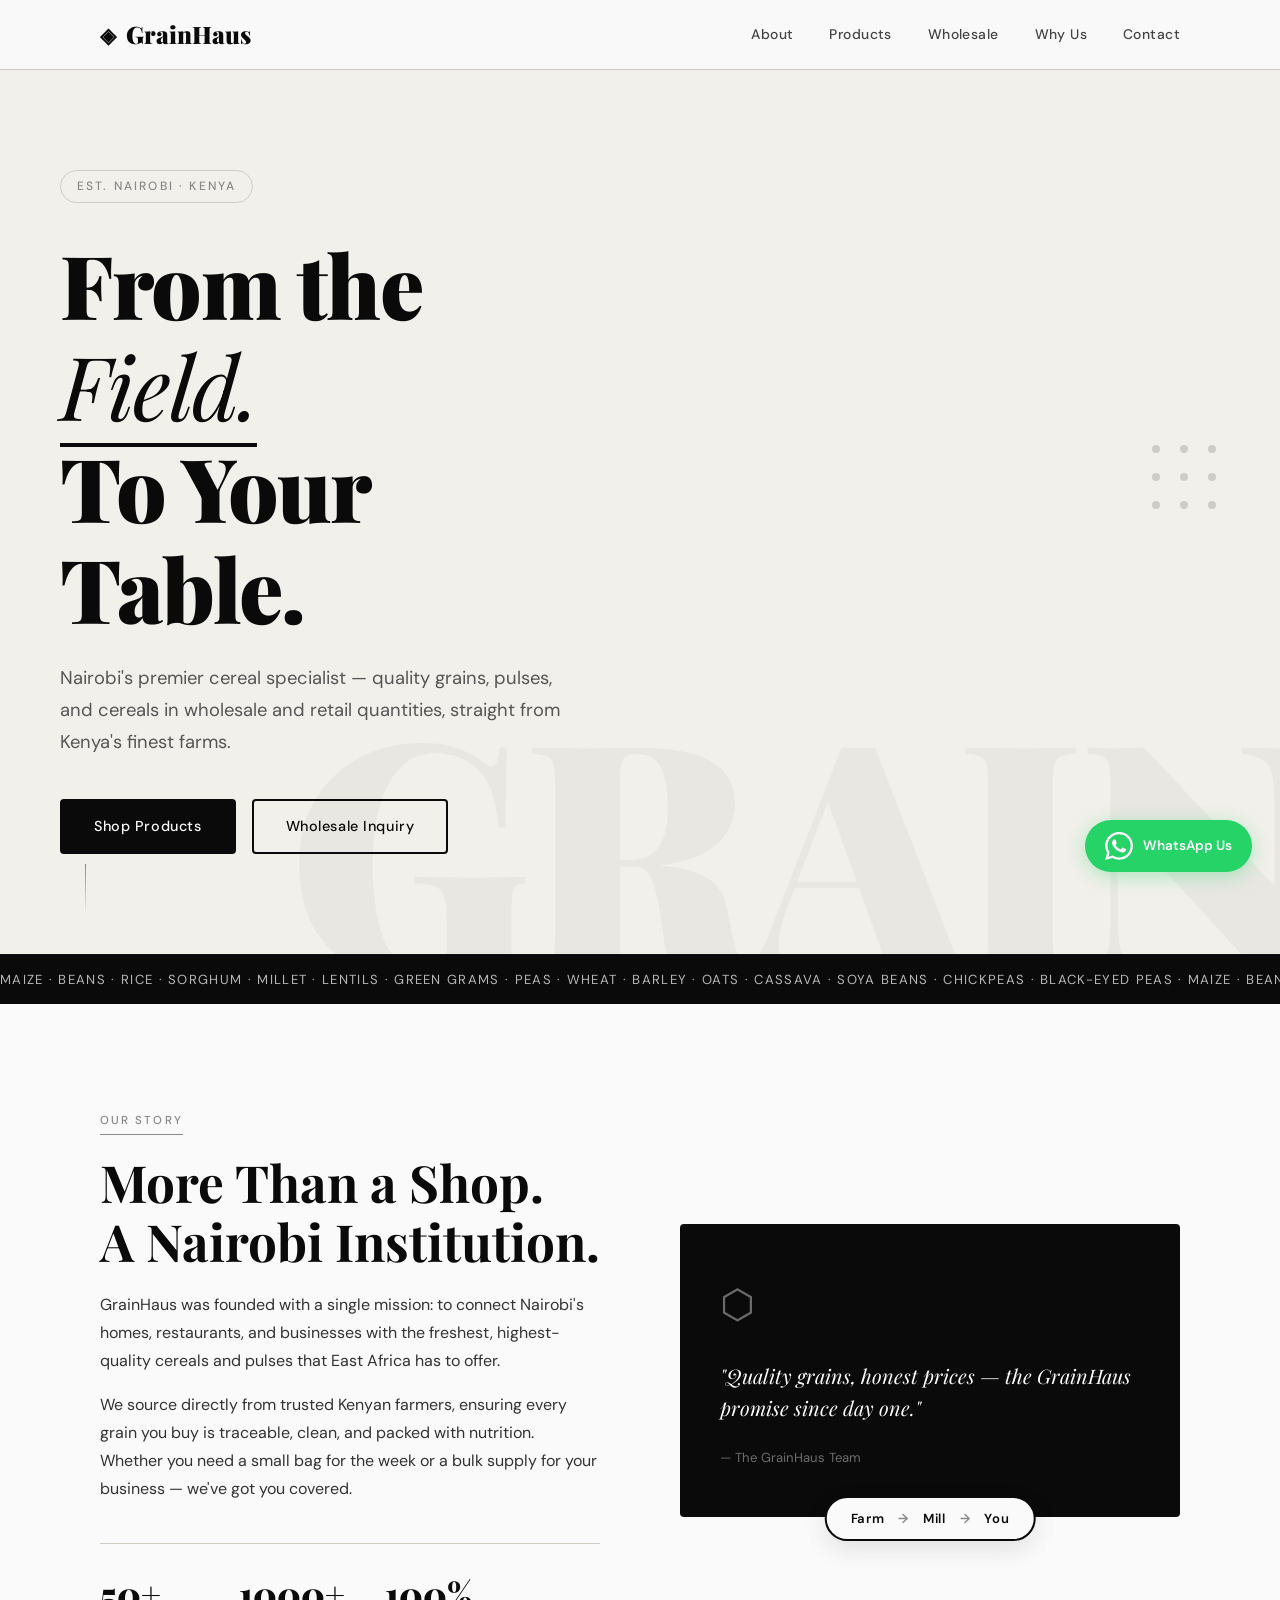
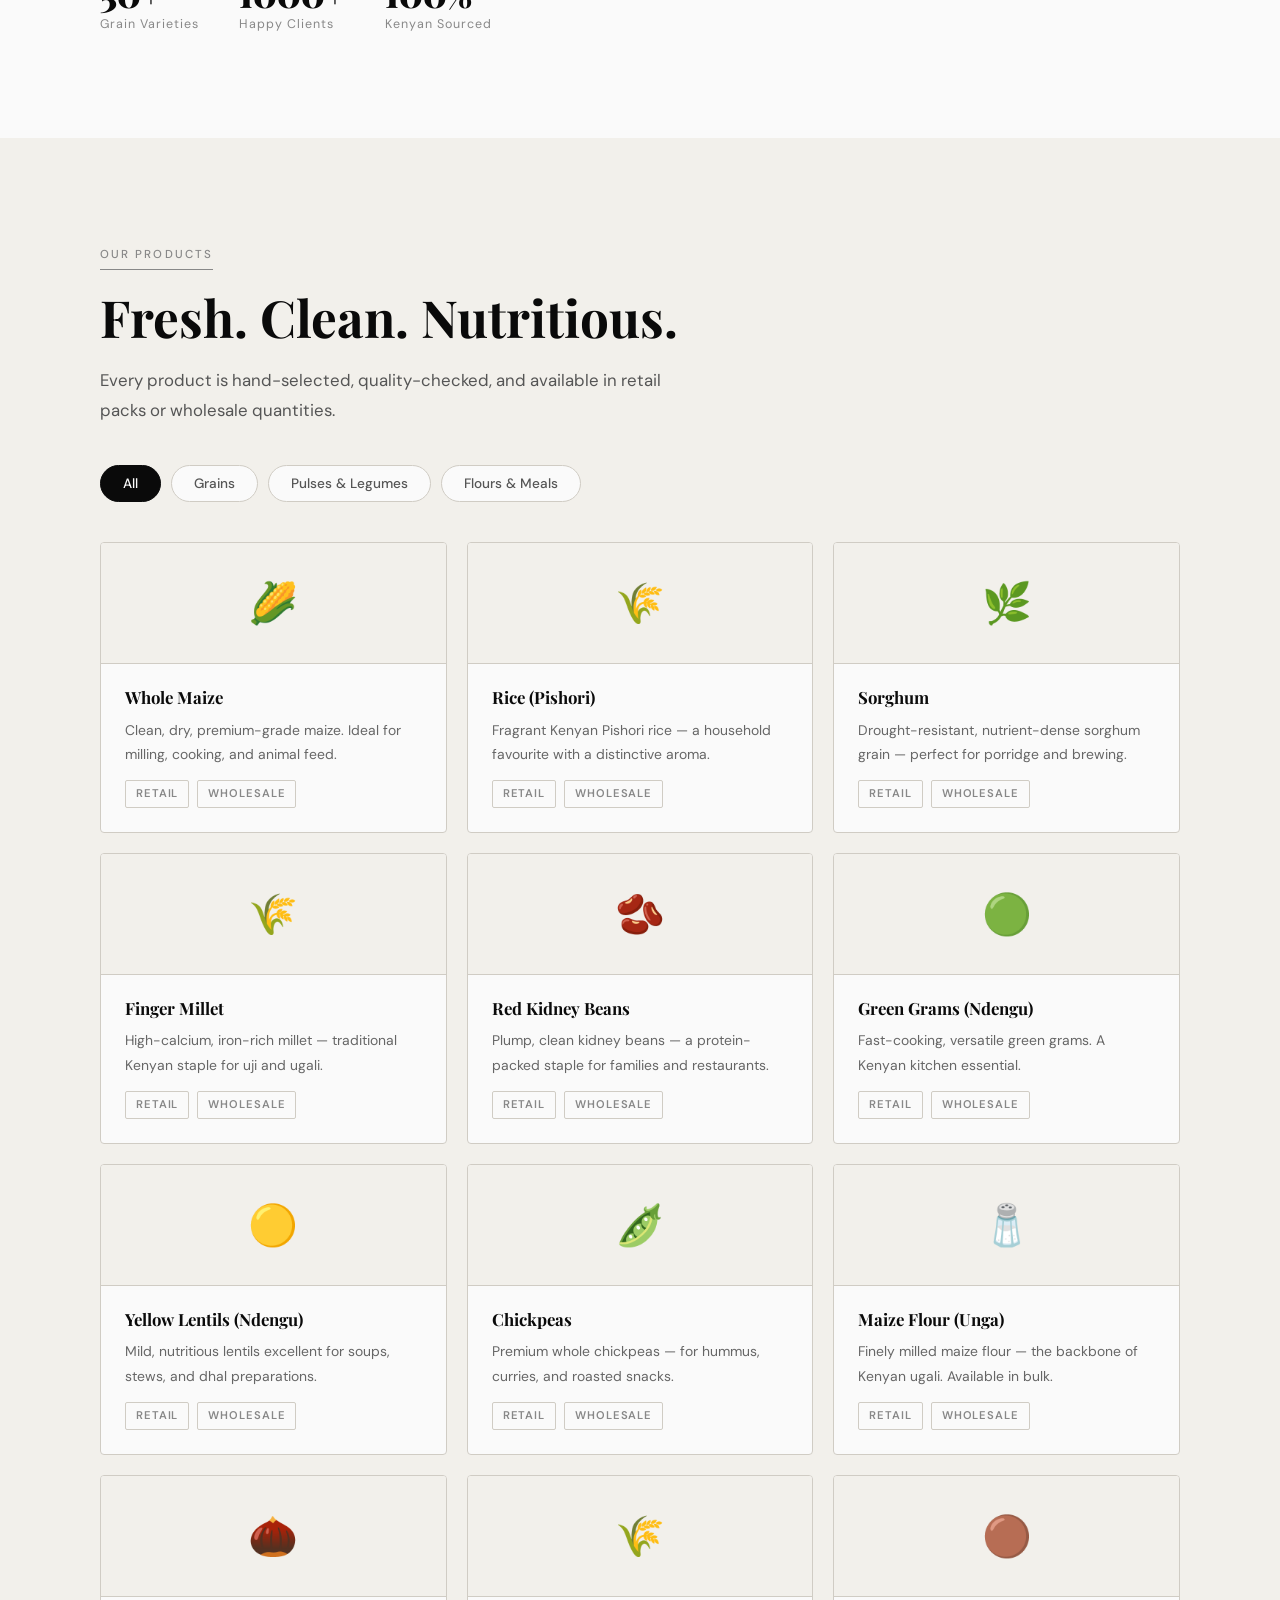
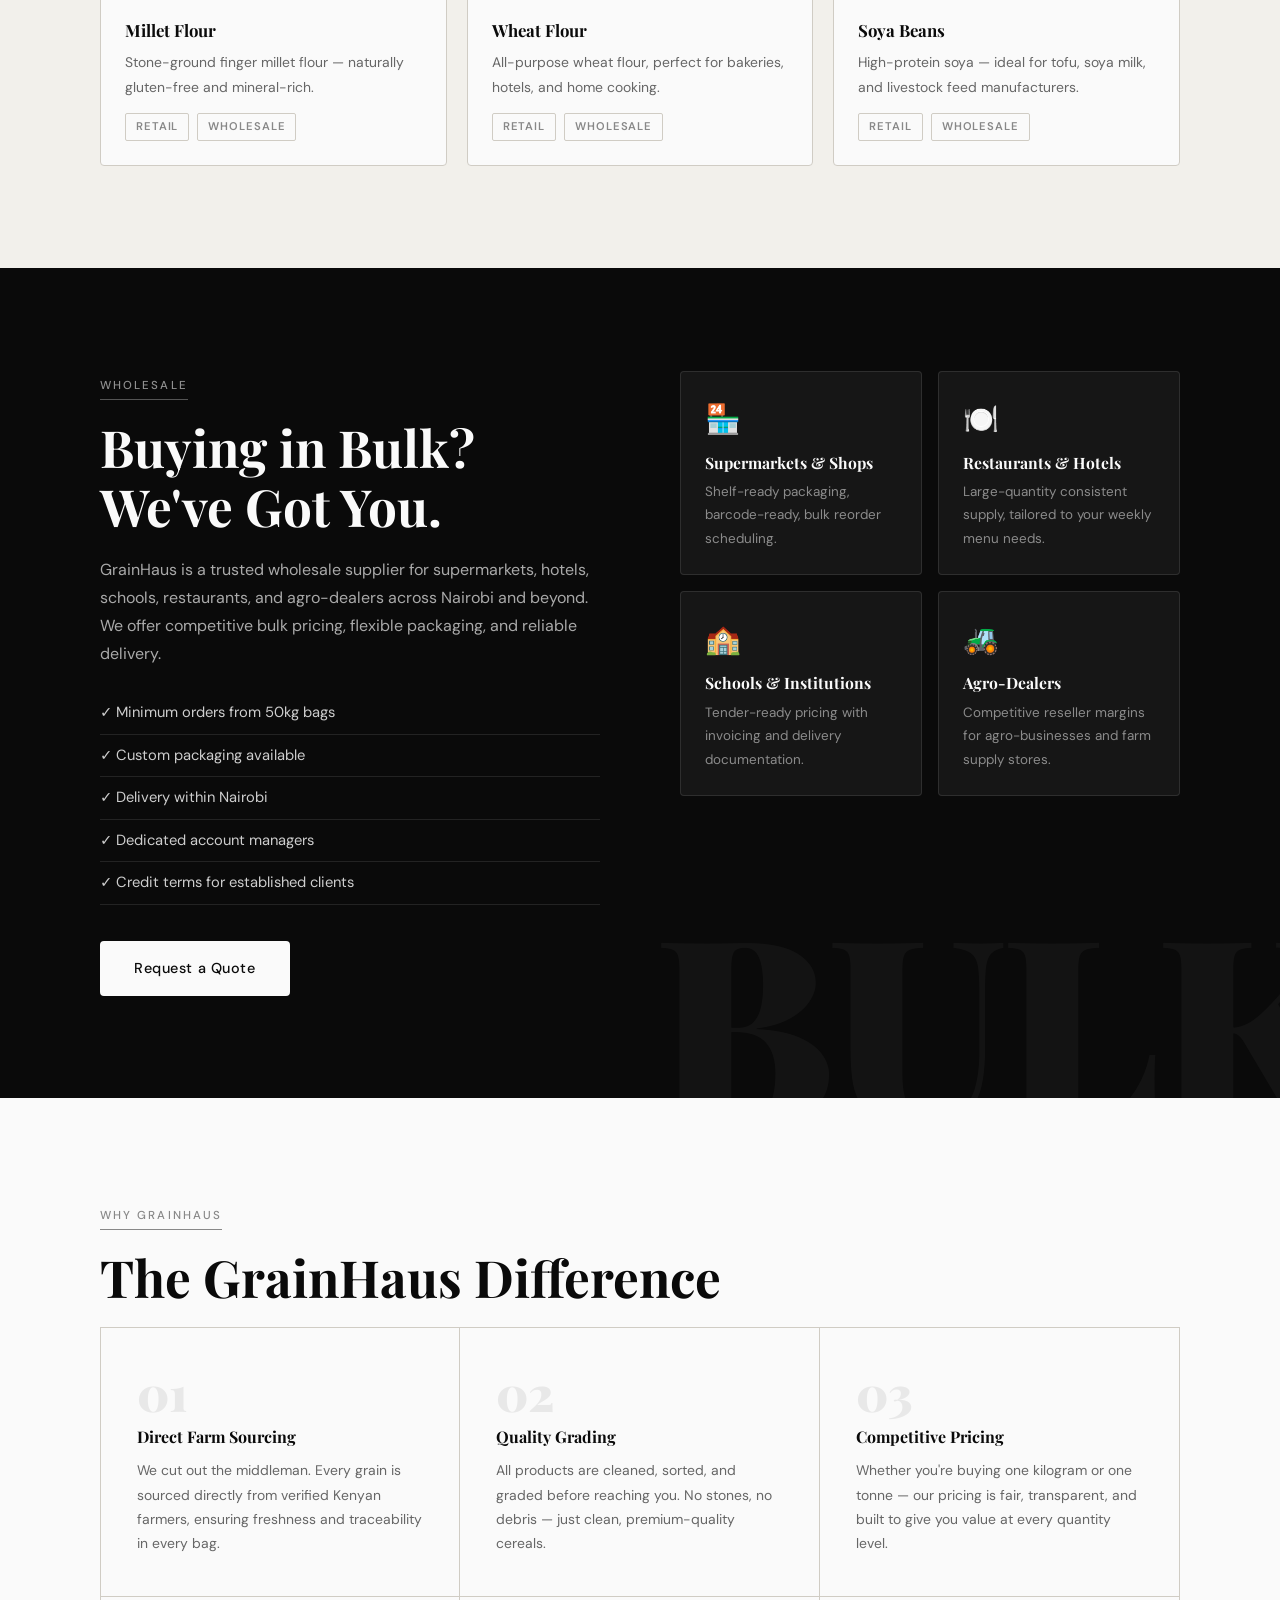
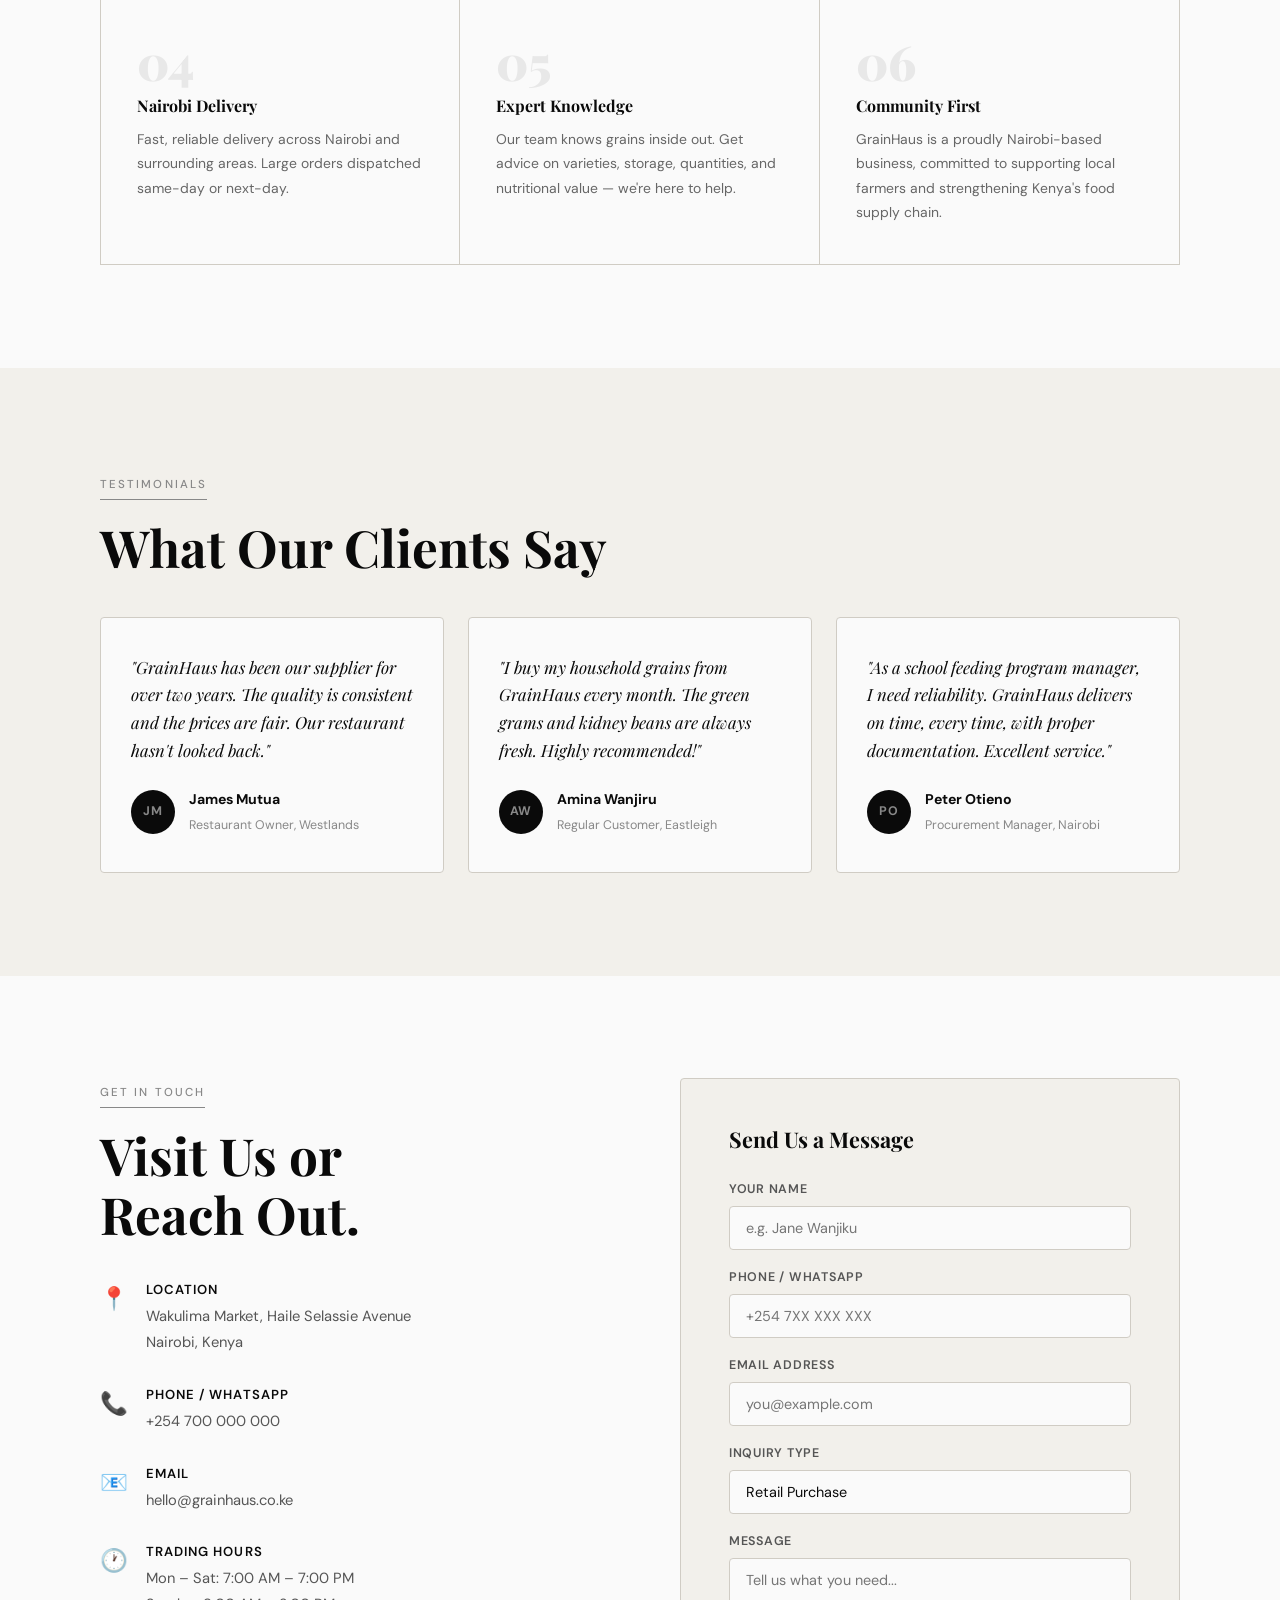
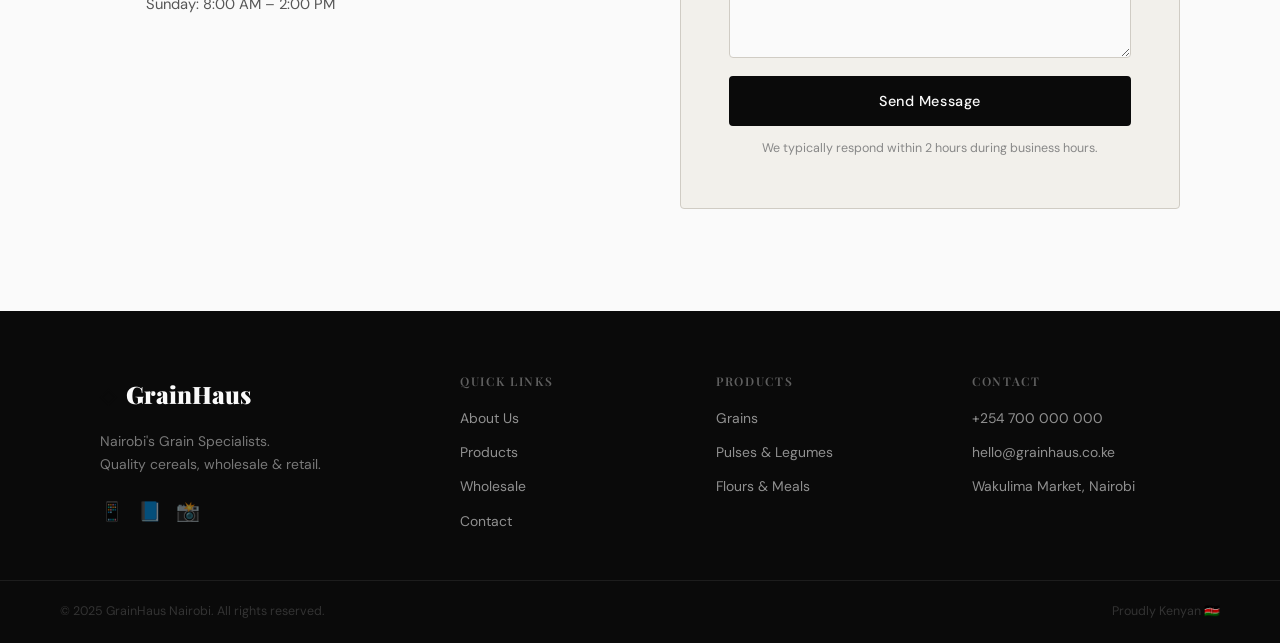
<file: index (2).html>
<!DOCTYPE html>
<html lang="en">
<head>
  <meta charset="UTF-8" />
  <meta name="viewport" content="width=device-width, initial-scale=1.0" />
  <title>GrainHaus Nairobi – Cereals, Wholesale & Retail</title>
  <meta name="description" content="Nairobi's premier cereal specialist. Quality grains, pulses, and cereals sold wholesale and retail. Fresh from the source, delivered to your table." />
  <link rel="stylesheet" href="style.css" />
  <link rel="preconnect" href="https://fonts.googleapis.com" />
  <link rel="preconnect" href="https://fonts.gstatic.com" crossorigin />
  <link href="https://fonts.googleapis.com/css2?family=Playfair+Display:ital,wght@0,400;0,700;0,900;1,400;1,700&family=DM+Sans:wght@300;400;500&display=swap" rel="stylesheet" />
</head>
<body>

  <!-- NAV -->
  <header class="nav" id="nav">
    <div class="nav__inner">
      <a href="#" class="nav__logo">
        <span class="nav__logo-icon">◈</span>
        <span class="nav__logo-text">GrainHaus</span>
      </a>
      <nav class="nav__links" id="navLinks">
        <a href="#about">About</a>
        <a href="#products">Products</a>
        <a href="#wholesale">Wholesale</a>
        <a href="#why">Why Us</a>
        <a href="#contact">Contact</a>
      </nav>
      <button class="nav__hamburger" id="hamburger" aria-label="Toggle menu">
        <span></span><span></span><span></span>
      </button>
    </div>
  </header>

  <!-- MOBILE MENU -->
  <div class="mobile-menu" id="mobileMenu">
    <button class="mobile-menu__close" id="closeMenu">✕</button>
    <nav class="mobile-menu__links">
      <a href="#about" class="mobile-link">About</a>
      <a href="#products" class="mobile-link">Products</a>
      <a href="#wholesale" class="mobile-link">Wholesale</a>
      <a href="#why" class="mobile-link">Why Us</a>
      <a href="#contact" class="mobile-link">Contact</a>
    </nav>
    <p class="mobile-menu__tagline">Nairobi's Grain Specialists</p>
  </div>
  <div class="mobile-overlay" id="mobileOverlay"></div>

  <!-- HERO -->
  <section class="hero" id="hero">
    <div class="hero__bg-text" aria-hidden="true">GRAIN</div>
    <div class="hero__content">
      <div class="hero__badge">Est. Nairobi · Kenya</div>
      <h1 class="hero__title">
        From the<br />
        <em>Field.</em><br />
        To Your<br />
        Table.
      </h1>
      <p class="hero__sub">Nairobi's premier cereal specialist — quality grains, pulses, and cereals in wholesale and retail quantities, straight from Kenya's finest farms.</p>
      <div class="hero__cta-row">
        <a href="#products" class="btn btn--primary">Shop Products</a>
        <a href="#wholesale" class="btn btn--outline">Wholesale Inquiry</a>
      </div>
    </div>
    <div class="hero__scroll-hint">
      <span>Scroll</span>
      <div class="hero__scroll-line"></div>
    </div>
    <div class="hero__grain-pattern" aria-hidden="true">
      <div class="grain-dot"></div><div class="grain-dot"></div><div class="grain-dot"></div>
      <div class="grain-dot"></div><div class="grain-dot"></div><div class="grain-dot"></div>
      <div class="grain-dot"></div><div class="grain-dot"></div><div class="grain-dot"></div>
    </div>
  </section>

  <!-- TICKER -->
  <div class="ticker">
    <div class="ticker__track">
      <span>Maize · Beans · Rice · Sorghum · Millet · Lentils · Green Grams · Peas · Wheat · Barley · Oats · Cassava · Soya Beans · Chickpeas · Black-Eyed Peas ·&nbsp;</span>
      <span>Maize · Beans · Rice · Sorghum · Millet · Lentils · Green Grams · Peas · Wheat · Barley · Oats · Cassava · Soya Beans · Chickpeas · Black-Eyed Peas ·&nbsp;</span>
    </div>
  </div>

  <!-- ABOUT -->
  <section class="about section" id="about">
    <div class="container about__grid">
      <div class="about__text">
        <span class="section-label">Our Story</span>
        <h2 class="section-title">More Than a Shop.<br />A Nairobi Institution.</h2>
        <p>GrainHaus was founded with a single mission: to connect Nairobi's homes, restaurants, and businesses with the freshest, highest-quality cereals and pulses that East Africa has to offer.</p>
        <p>We source directly from trusted Kenyan farmers, ensuring every grain you buy is traceable, clean, and packed with nutrition. Whether you need a small bag for the week or a bulk supply for your business — we've got you covered.</p>
        <div class="about__stats">
          <div class="stat">
            <span class="stat__num">50+</span>
            <span class="stat__label">Grain Varieties</span>
          </div>
          <div class="stat">
            <span class="stat__num">1000+</span>
            <span class="stat__label">Happy Clients</span>
          </div>
          <div class="stat">
            <span class="stat__num">100%</span>
            <span class="stat__label">Kenyan Sourced</span>
          </div>
        </div>
      </div>
      <div class="about__visual">
        <div class="about__card">
          <div class="about__card-inner">
            <div class="grain-icon">⬡</div>
            <p class="about__card-text">"Quality grains, honest prices — the GrainHaus promise since day one."</p>
            <span class="about__card-sig">— The GrainHaus Team</span>
          </div>
        </div>
        <div class="about__badge-float">
          <span>Farm</span>
          <span class="arrow">→</span>
          <span>Mill</span>
          <span class="arrow">→</span>
          <span>You</span>
        </div>
      </div>
    </div>
  </section>

  <!-- PRODUCTS -->
  <section class="products section" id="products">
    <div class="container">
      <span class="section-label">Our Products</span>
      <h2 class="section-title">Fresh. Clean. Nutritious.</h2>
      <p class="section-sub">Every product is hand-selected, quality-checked, and available in retail packs or wholesale quantities.</p>

      <div class="products__filter">
        <button class="filter-btn active" data-filter="all">All</button>
        <button class="filter-btn" data-filter="grains">Grains</button>
        <button class="filter-btn" data-filter="pulses">Pulses & Legumes</button>
        <button class="filter-btn" data-filter="flours">Flours & Meals</button>
      </div>

      <div class="products__grid">

        <div class="product-card" data-cat="grains">
          <div class="product-card__icon">🌽</div>
          <div class="product-card__body">
            <h3>Whole Maize</h3>
            <p>Clean, dry, premium-grade maize. Ideal for milling, cooking, and animal feed.</p>
            <div class="product-card__tags">
              <span class="tag">Retail</span><span class="tag">Wholesale</span>
            </div>
          </div>
        </div>

        <div class="product-card" data-cat="grains">
          <div class="product-card__icon">🌾</div>
          <div class="product-card__body">
            <h3>Rice (Pishori)</h3>
            <p>Fragrant Kenyan Pishori rice — a household favourite with a distinctive aroma.</p>
            <div class="product-card__tags">
              <span class="tag">Retail</span><span class="tag">Wholesale</span>
            </div>
          </div>
        </div>

        <div class="product-card" data-cat="grains">
          <div class="product-card__icon">🌿</div>
          <div class="product-card__body">
            <h3>Sorghum</h3>
            <p>Drought-resistant, nutrient-dense sorghum grain — perfect for porridge and brewing.</p>
            <div class="product-card__tags">
              <span class="tag">Retail</span><span class="tag">Wholesale</span>
            </div>
          </div>
        </div>

        <div class="product-card" data-cat="grains">
          <div class="product-card__icon">🌾</div>
          <div class="product-card__body">
            <h3>Finger Millet</h3>
            <p>High-calcium, iron-rich millet — traditional Kenyan staple for uji and ugali.</p>
            <div class="product-card__tags">
              <span class="tag">Retail</span><span class="tag">Wholesale</span>
            </div>
          </div>
        </div>

        <div class="product-card" data-cat="pulses">
          <div class="product-card__icon">🫘</div>
          <div class="product-card__body">
            <h3>Red Kidney Beans</h3>
            <p>Plump, clean kidney beans — a protein-packed staple for families and restaurants.</p>
            <div class="product-card__tags">
              <span class="tag">Retail</span><span class="tag">Wholesale</span>
            </div>
          </div>
        </div>

        <div class="product-card" data-cat="pulses">
          <div class="product-card__icon">🟢</div>
          <div class="product-card__body">
            <h3>Green Grams (Ndengu)</h3>
            <p>Fast-cooking, versatile green grams. A Kenyan kitchen essential.</p>
            <div class="product-card__tags">
              <span class="tag">Retail</span><span class="tag">Wholesale</span>
            </div>
          </div>
        </div>

        <div class="product-card" data-cat="pulses">
          <div class="product-card__icon">🟡</div>
          <div class="product-card__body">
            <h3>Yellow Lentils (Ndengu)</h3>
            <p>Mild, nutritious lentils excellent for soups, stews, and dhal preparations.</p>
            <div class="product-card__tags">
              <span class="tag">Retail</span><span class="tag">Wholesale</span>
            </div>
          </div>
        </div>

        <div class="product-card" data-cat="pulses">
          <div class="product-card__icon">🫛</div>
          <div class="product-card__body">
            <h3>Chickpeas</h3>
            <p>Premium whole chickpeas — for hummus, curries, and roasted snacks.</p>
            <div class="product-card__tags">
              <span class="tag">Retail</span><span class="tag">Wholesale</span>
            </div>
          </div>
        </div>

        <div class="product-card" data-cat="flours">
          <div class="product-card__icon">🧂</div>
          <div class="product-card__body">
            <h3>Maize Flour (Unga)</h3>
            <p>Finely milled maize flour — the backbone of Kenyan ugali. Available in bulk.</p>
            <div class="product-card__tags">
              <span class="tag">Retail</span><span class="tag">Wholesale</span>
            </div>
          </div>
        </div>

        <div class="product-card" data-cat="flours">
          <div class="product-card__icon">🌰</div>
          <div class="product-card__body">
            <h3>Millet Flour</h3>
            <p>Stone-ground finger millet flour — naturally gluten-free and mineral-rich.</p>
            <div class="product-card__tags">
              <span class="tag">Retail</span><span class="tag">Wholesale</span>
            </div>
          </div>
        </div>

        <div class="product-card" data-cat="flours">
          <div class="product-card__icon">🌾</div>
          <div class="product-card__body">
            <h3>Wheat Flour</h3>
            <p>All-purpose wheat flour, perfect for bakeries, hotels, and home cooking.</p>
            <div class="product-card__tags">
              <span class="tag">Retail</span><span class="tag">Wholesale</span>
            </div>
          </div>
        </div>

        <div class="product-card" data-cat="grains">
          <div class="product-card__icon">🟤</div>
          <div class="product-card__body">
            <h3>Soya Beans</h3>
            <p>High-protein soya — ideal for tofu, soya milk, and livestock feed manufacturers.</p>
            <div class="product-card__tags">
              <span class="tag">Retail</span><span class="tag">Wholesale</span>
            </div>
          </div>
        </div>

      </div>
    </div>
  </section>

  <!-- WHOLESALE BANNER -->
  <section class="wholesale section" id="wholesale">
    <div class="wholesale__bg" aria-hidden="true">BULK</div>
    <div class="container wholesale__grid">
      <div class="wholesale__text">
        <span class="section-label light">Wholesale</span>
        <h2 class="section-title light">Buying in Bulk?<br />We've Got You.</h2>
        <p>GrainHaus is a trusted wholesale supplier for supermarkets, hotels, schools, restaurants, and agro-dealers across Nairobi and beyond. We offer competitive bulk pricing, flexible packaging, and reliable delivery.</p>
        <ul class="wholesale__perks">
          <li>✓ Minimum orders from 50kg bags</li>
          <li>✓ Custom packaging available</li>
          <li>✓ Delivery within Nairobi</li>
          <li>✓ Dedicated account managers</li>
          <li>✓ Credit terms for established clients</li>
        </ul>
        <a href="#contact" class="btn btn--white">Request a Quote</a>
      </div>
      <div class="wholesale__cards">
        <div class="wcard">
          <span class="wcard__icon">🏪</span>
          <h3>Supermarkets &amp; Shops</h3>
          <p>Shelf-ready packaging, barcode-ready, bulk reorder scheduling.</p>
        </div>
        <div class="wcard">
          <span class="wcard__icon">🍽️</span>
          <h3>Restaurants &amp; Hotels</h3>
          <p>Large-quantity consistent supply, tailored to your weekly menu needs.</p>
        </div>
        <div class="wcard">
          <span class="wcard__icon">🏫</span>
          <h3>Schools &amp; Institutions</h3>
          <p>Tender-ready pricing with invoicing and delivery documentation.</p>
        </div>
        <div class="wcard">
          <span class="wcard__icon">🚜</span>
          <h3>Agro-Dealers</h3>
          <p>Competitive reseller margins for agro-businesses and farm supply stores.</p>
        </div>
      </div>
    </div>
  </section>

  <!-- WHY US -->
  <section class="why section" id="why">
    <div class="container">
      <span class="section-label">Why GrainHaus</span>
      <h2 class="section-title">The GrainHaus Difference</h2>
      <div class="why__grid">
        <div class="why-item">
          <div class="why-item__num">01</div>
          <h3>Direct Farm Sourcing</h3>
          <p>We cut out the middleman. Every grain is sourced directly from verified Kenyan farmers, ensuring freshness and traceability in every bag.</p>
        </div>
        <div class="why-item">
          <div class="why-item__num">02</div>
          <h3>Quality Grading</h3>
          <p>All products are cleaned, sorted, and graded before reaching you. No stones, no debris — just clean, premium-quality cereals.</p>
        </div>
        <div class="why-item">
          <div class="why-item__num">03</div>
          <h3>Competitive Pricing</h3>
          <p>Whether you're buying one kilogram or one tonne — our pricing is fair, transparent, and built to give you value at every quantity level.</p>
        </div>
        <div class="why-item">
          <div class="why-item__num">04</div>
          <h3>Nairobi Delivery</h3>
          <p>Fast, reliable delivery across Nairobi and surrounding areas. Large orders dispatched same-day or next-day.</p>
        </div>
        <div class="why-item">
          <div class="why-item__num">05</div>
          <h3>Expert Knowledge</h3>
          <p>Our team knows grains inside out. Get advice on varieties, storage, quantities, and nutritional value — we're here to help.</p>
        </div>
        <div class="why-item">
          <div class="why-item__num">06</div>
          <h3>Community First</h3>
          <p>GrainHaus is a proudly Nairobi-based business, committed to supporting local farmers and strengthening Kenya's food supply chain.</p>
        </div>
      </div>
    </div>
  </section>

  <!-- TESTIMONIALS -->
  <section class="testimonials section">
    <div class="container">
      <span class="section-label">Testimonials</span>
      <h2 class="section-title">What Our Clients Say</h2>
      <div class="testimonials__grid">
        <div class="tcard">
          <p class="tcard__text">"GrainHaus has been our supplier for over two years. The quality is consistent and the prices are fair. Our restaurant hasn't looked back."</p>
          <div class="tcard__author">
            <span class="tcard__initials">JM</span>
            <div>
              <strong>James Mutua</strong>
              <span>Restaurant Owner, Westlands</span>
            </div>
          </div>
        </div>
        <div class="tcard">
          <p class="tcard__text">"I buy my household grains from GrainHaus every month. The green grams and kidney beans are always fresh. Highly recommended!"</p>
          <div class="tcard__author">
            <span class="tcard__initials">AW</span>
            <div>
              <strong>Amina Wanjiru</strong>
              <span>Regular Customer, Eastleigh</span>
            </div>
          </div>
        </div>
        <div class="tcard">
          <p class="tcard__text">"As a school feeding program manager, I need reliability. GrainHaus delivers on time, every time, with proper documentation. Excellent service."</p>
          <div class="tcard__author">
            <span class="tcard__initials">PO</span>
            <div>
              <strong>Peter Otieno</strong>
              <span>Procurement Manager, Nairobi</span>
            </div>
          </div>
        </div>
      </div>
    </div>
  </section>

  <!-- CONTACT -->
  <section class="contact section" id="contact">
    <div class="container contact__grid">
      <div class="contact__info">
        <span class="section-label">Get In Touch</span>
        <h2 class="section-title">Visit Us or<br />Reach Out.</h2>
        <div class="contact__details">
          <div class="contact__item">
            <span class="contact__icon">📍</span>
            <div>
              <strong>Location</strong>
              <p>Wakulima Market, Haile Selassie Avenue<br />Nairobi, Kenya</p>
            </div>
          </div>
          <div class="contact__item">
            <span class="contact__icon">📞</span>
            <div>
              <strong>Phone / WhatsApp</strong>
              <p><a href="tel:+254700000000">+254 700 000 000</a></p>
            </div>
          </div>
          <div class="contact__item">
            <span class="contact__icon">📧</span>
            <div>
              <strong>Email</strong>
              <p><a href="mailto:hello@grainhaus.co.ke">hello@grainhaus.co.ke</a></p>
            </div>
          </div>
          <div class="contact__item">
            <span class="contact__icon">🕐</span>
            <div>
              <strong>Trading Hours</strong>
              <p>Mon – Sat: 7:00 AM – 7:00 PM<br />Sunday: 8:00 AM – 2:00 PM</p>
            </div>
          </div>
        </div>
      </div>
      <div class="contact__form-wrap">
        <form class="contact__form" id="contactForm">
          <h3>Send Us a Message</h3>
          <div class="form-group">
            <label for="name">Your Name</label>
            <input type="text" id="name" name="name" placeholder="e.g. Jane Wanjiku" required />
          </div>
          <div class="form-group">
            <label for="phone">Phone / WhatsApp</label>
            <input type="tel" id="phone" name="phone" placeholder="+254 7XX XXX XXX" />
          </div>
          <div class="form-group">
            <label for="email">Email Address</label>
            <input type="email" id="email" name="email" placeholder="you@example.com" required />
          </div>
          <div class="form-group">
            <label for="type">Inquiry Type</label>
            <select id="type" name="type">
              <option value="retail">Retail Purchase</option>
              <option value="wholesale">Wholesale Inquiry</option>
              <option value="delivery">Delivery Query</option>
              <option value="other">Other</option>
            </select>
          </div>
          <div class="form-group">
            <label for="message">Message</label>
            <textarea id="message" name="message" rows="4" placeholder="Tell us what you need..."></textarea>
          </div>
          <button type="submit" class="btn btn--primary btn--full">Send Message</button>
          <p class="form-note">We typically respond within 2 hours during business hours.</p>
        </form>
      </div>
    </div>
  </section>

  <!-- FOOTER -->
  <footer class="footer">
    <div class="container footer__inner">
      <div class="footer__brand">
        <a href="#" class="nav__logo">
          <span class="nav__logo-icon">◈</span>
          <span class="nav__logo-text">GrainHaus</span>
        </a>
        <p>Nairobi's Grain Specialists.<br />Quality cereals, wholesale & retail.</p>
        <div class="footer__socials">
          <a href="#" aria-label="WhatsApp">📱</a>
          <a href="#" aria-label="Facebook">📘</a>
          <a href="#" aria-label="Instagram">📸</a>
        </div>
      </div>
      <div class="footer__links">
        <h4>Quick Links</h4>
        <a href="#about">About Us</a>
        <a href="#products">Products</a>
        <a href="#wholesale">Wholesale</a>
        <a href="#contact">Contact</a>
      </div>
      <div class="footer__links">
        <h4>Products</h4>
        <a href="#products">Grains</a>
        <a href="#products">Pulses & Legumes</a>
        <a href="#products">Flours & Meals</a>
      </div>
      <div class="footer__links">
        <h4>Contact</h4>
        <a href="tel:+254700000000">+254 700 000 000</a>
        <a href="mailto:hello@grainhaus.co.ke">hello@grainhaus.co.ke</a>
        <span>Wakulima Market, Nairobi</span>
      </div>
    </div>
    <div class="footer__bottom">
      <p>© 2025 GrainHaus Nairobi. All rights reserved.</p>
      <p>Proudly Kenyan 🇰🇪</p>
    </div>
  </footer>

  <!-- WHATSAPP FLOAT -->
  <a href="https://wa.me/254700000000?text=Hi%20GrainHaus%2C%20I%27d%20like%20to%20enquire%20about%20your%20products." class="whatsapp-float" target="_blank" rel="noopener" aria-label="Chat on WhatsApp">
    <svg viewBox="0 0 24 24" fill="currentColor" width="28" height="28"><path d="M17.472 14.382c-.297-.149-1.758-.867-2.03-.967-.273-.099-.471-.148-.67.15-.197.297-.767.966-.94 1.164-.173.199-.347.223-.644.075-.297-.15-1.255-.463-2.39-1.475-.883-.788-1.48-1.761-1.653-2.059-.173-.297-.018-.458.13-.606.134-.133.298-.347.446-.52.149-.174.198-.298.298-.497.099-.198.05-.371-.025-.52-.075-.149-.669-1.612-.916-2.207-.242-.579-.487-.5-.669-.51-.173-.008-.371-.01-.57-.01-.198 0-.52.074-.792.372-.272.297-1.04 1.016-1.04 2.479 0 1.462 1.065 2.875 1.213 3.074.149.198 2.096 3.2 5.077 4.487.709.306 1.262.489 1.694.625.712.227 1.36.195 1.871.118.571-.085 1.758-.719 2.006-1.413.248-.694.248-1.289.173-1.413-.074-.124-.272-.198-.57-.347m-5.421 7.403h-.004a9.87 9.87 0 01-5.031-1.378l-.361-.214-3.741.982.998-3.648-.235-.374a9.86 9.86 0 01-1.51-5.26c.001-5.45 4.436-9.884 9.888-9.884 2.64 0 5.122 1.03 6.988 2.898a9.825 9.825 0 012.893 6.994c-.003 5.45-4.437 9.884-9.885 9.884m8.413-18.297A11.815 11.815 0 0012.05 0C5.495 0 .16 5.335.157 11.892c0 2.096.547 4.142 1.588 5.945L.057 24l6.305-1.654a11.882 11.882 0 005.683 1.448h.005c6.554 0 11.89-5.335 11.893-11.893a11.821 11.821 0 00-3.48-8.413z"/></svg>
    <span>WhatsApp Us</span>
  </a>

  <script src="script.js"></script>
</body>
</html>
</file>
<file: style.css>
/* ============================================================
   GrainHaus – style.css
   Theme: Editorial Black & White
   ============================================================ */

/* ---------- RESET & ROOT ---------- */
*, *::before, *::after { box-sizing: border-box; margin: 0; padding: 0; }

:root {
  --black: #0a0a0a;
  --white: #fafafa;
  --off-white: #f2f0eb;
  --mid-grey: #888;
  --light-grey: #e8e5df;
  --border: #d0ccc4;

  --font-display: 'Playfair Display', Georgia, serif;
  --font-body: 'DM Sans', system-ui, sans-serif;

  --nav-h: 70px;
  --section-pad: clamp(60px, 8vw, 120px);
  --container: 1200px;
  --radius: 4px;

  --transition: 0.3s cubic-bezier(0.4, 0, 0.2, 1);
}

html { scroll-behavior: smooth; font-size: 16px; }

body {
  font-family: var(--font-body);
  background: var(--white);
  color: var(--black);
  overflow-x: hidden;
  line-height: 1.6;
}

img { max-width: 100%; display: block; }
a { color: inherit; text-decoration: none; }
button { cursor: pointer; border: none; background: none; font-family: inherit; }

/* ---------- TYPOGRAPHY ---------- */
h1, h2, h3, h4 { font-family: var(--font-display); line-height: 1.15; }
h1 { font-size: clamp(2.6rem, 7vw, 5.5rem); font-weight: 900; }
h2 { font-size: clamp(2rem, 4.5vw, 3.2rem); font-weight: 700; }
h3 { font-size: clamp(1.1rem, 2vw, 1.35rem); font-weight: 700; }
p  { line-height: 1.75; color: #333; }

/* ---------- UTILITY ---------- */
.container {
  max-width: var(--container);
  margin: 0 auto;
  padding: 0 clamp(20px, 5vw, 60px);
}
.section { padding: var(--section-pad) 0; }
.section-label {
  display: inline-block;
  font-size: 0.72rem;
  font-weight: 500;
  letter-spacing: 0.18em;
  text-transform: uppercase;
  color: var(--mid-grey);
  border-bottom: 1px solid currentColor;
  padding-bottom: 4px;
  margin-bottom: 18px;
}
.section-label.light { color: rgba(255,255,255,0.55); border-color: rgba(255,255,255,0.3); }
.section-title { margin-bottom: 20px; }
.section-sub { font-size: 1.05rem; color: #555; max-width: 600px; margin-bottom: 40px; }
.section-title.light, .light { color: var(--white); }

/* ---------- BUTTONS ---------- */
.btn {
  display: inline-flex; align-items: center; gap: 8px;
  font-family: var(--font-body); font-size: 0.9rem; font-weight: 500;
  letter-spacing: 0.04em; padding: 14px 32px;
  border-radius: var(--radius); transition: var(--transition);
  white-space: nowrap;
}
.btn--primary {
  background: var(--black); color: var(--white);
  border: 2px solid var(--black);
}
.btn--primary:hover { background: #222; border-color: #222; transform: translateY(-1px); }
.btn--outline {
  background: transparent; color: var(--black);
  border: 2px solid var(--black);
}
.btn--outline:hover { background: var(--black); color: var(--white); }
.btn--white {
  background: var(--white); color: var(--black);
  border: 2px solid var(--white);
}
.btn--white:hover { background: transparent; color: var(--white); }
.btn--full { width: 100%; justify-content: center; }

/* ============================================================
   NAVIGATION
   ============================================================ */
.nav {
  position: fixed; top: 0; left: 0; right: 0; z-index: 100;
  height: var(--nav-h);
  background: rgba(250,250,250,0.92);
  backdrop-filter: blur(12px);
  border-bottom: 1px solid var(--border);
  transition: box-shadow var(--transition);
}
.nav.scrolled { box-shadow: 0 2px 20px rgba(0,0,0,0.08); }
.nav__inner {
  height: 100%; display: flex; align-items: center;
  justify-content: space-between;
  max-width: var(--container); margin: 0 auto;
  padding: 0 clamp(20px, 5vw, 60px);
}
.nav__logo {
  display: flex; align-items: center; gap: 10px;
  font-family: var(--font-display); font-size: 1.5rem; font-weight: 900;
}
.nav__logo-icon { font-size: 1.3rem; color: var(--black); }
.nav__links { display: flex; gap: 36px; }
.nav__links a {
  font-size: 0.87rem; font-weight: 500; letter-spacing: 0.03em;
  color: #444; transition: color var(--transition); position: relative;
}
.nav__links a::after {
  content: ''; position: absolute; left: 0; bottom: -3px;
  width: 0; height: 1px; background: var(--black);
  transition: width var(--transition);
}
.nav__links a:hover { color: var(--black); }
.nav__links a:hover::after { width: 100%; }
.nav__hamburger {
  display: none; flex-direction: column; gap: 5px;
  padding: 6px; border-radius: var(--radius);
}
.nav__hamburger span {
  display: block; width: 24px; height: 2px;
  background: var(--black); transition: var(--transition);
  border-radius: 2px;
}

/* ============================================================
   MOBILE MENU
   ============================================================ */
.mobile-menu {
  position: fixed; top: 0; right: -100%; width: min(340px, 90vw);
  height: 100vh; background: var(--black); z-index: 200;
  display: flex; flex-direction: column; justify-content: center;
  padding: 60px 40px; transition: right 0.4s cubic-bezier(0.4,0,0.2,1);
}
.mobile-menu.open { right: 0; }
.mobile-menu__close {
  position: absolute; top: 24px; right: 24px;
  color: var(--white); font-size: 1.4rem; padding: 8px;
}
.mobile-menu__links { display: flex; flex-direction: column; gap: 10px; }
.mobile-link {
  font-family: var(--font-display); font-size: 2rem; font-weight: 700;
  color: rgba(255,255,255,0.25); transition: color var(--transition);
  padding: 6px 0;
}
.mobile-link:hover { color: var(--white); }
.mobile-menu__tagline {
  position: absolute; bottom: 40px; left: 40px;
  font-size: 0.75rem; letter-spacing: 0.15em; text-transform: uppercase;
  color: rgba(255,255,255,0.3);
}
.mobile-overlay {
  display: none; position: fixed; inset: 0; z-index: 150;
  background: rgba(0,0,0,0.5); backdrop-filter: blur(4px);
}
.mobile-overlay.active { display: block; }

/* ============================================================
   HERO
   ============================================================ */
.hero {
  min-height: 100vh; display: flex; align-items: center;
  padding-top: var(--nav-h); position: relative;
  background: var(--off-white); overflow: hidden;
}
.hero__bg-text {
  position: absolute; right: -2%; bottom: -5%;
  font-family: var(--font-display); font-size: clamp(10rem, 25vw, 28rem);
  font-weight: 900; color: rgba(0,0,0,0.04);
  line-height: 1; letter-spacing: -0.02em; pointer-events: none;
  user-select: none;
}
.hero__content {
  position: relative; z-index: 2;
  max-width: 800px;
  padding: clamp(40px, 8vw, 100px) clamp(20px, 5vw, 60px);
}
.hero__badge {
  display: inline-flex; align-items: center; gap: 8px;
  font-size: 0.75rem; font-weight: 500; letter-spacing: 0.18em;
  text-transform: uppercase; color: var(--mid-grey);
  border: 1px solid var(--border); border-radius: 20px;
  padding: 6px 16px; margin-bottom: 30px;
}
.hero__title {
  margin-bottom: 24px;
  letter-spacing: -0.02em;
}
.hero__title em {
  font-style: italic; font-weight: 400;
  border-bottom: 4px solid var(--black);
}
.hero__sub {
  font-size: clamp(1rem, 1.8vw, 1.15rem); color: #555;
  max-width: 520px; margin-bottom: 40px;
}
.hero__cta-row { display: flex; gap: 16px; flex-wrap: wrap; }
.hero__scroll-hint {
  position: absolute; bottom: 40px; left: clamp(20px, 5vw, 60px);
  display: flex; flex-direction: column; align-items: center;
  gap: 10px; font-size: 0.7rem; letter-spacing: 0.12em;
  text-transform: uppercase; color: var(--mid-grey);
}
.hero__scroll-line {
  width: 1px; height: 50px;
  background: linear-gradient(to bottom, var(--mid-grey), transparent);
  animation: scrollPulse 2s ease-in-out infinite;
}
@keyframes scrollPulse {
  0%, 100% { opacity: 0.3; transform: scaleY(0.8); }
  50% { opacity: 1; transform: scaleY(1); }
}
.hero__grain-pattern {
  position: absolute; right: clamp(20px, 5vw, 80px); top: 50%;
  transform: translateY(-50%);
  display: grid; grid-template-columns: repeat(3, 1fr); gap: 20px;
  opacity: 0.15;
}
.grain-dot {
  width: 8px; height: 8px; border-radius: 50%; background: var(--black);
}

/* ============================================================
   TICKER
   ============================================================ */
.ticker {
  background: var(--black); color: var(--white);
  overflow: hidden; padding: 14px 0; border-top: 1px solid #111;
}
.ticker__track {
  display: flex; white-space: nowrap;
  animation: ticker 35s linear infinite;
  font-size: 0.82rem; letter-spacing: 0.1em;
  text-transform: uppercase; color: rgba(255,255,255,0.7);
}
@keyframes ticker { from { transform: translateX(0); } to { transform: translateX(-50%); } }

/* ============================================================
   ABOUT
   ============================================================ */
.about { background: var(--white); }
.about__grid {
  display: grid; grid-template-columns: 1fr 1fr; gap: 80px; align-items: center;
}
.about__text p { margin-bottom: 16px; }
.about__stats {
  display: flex; gap: 40px; margin-top: 40px;
  padding-top: 32px; border-top: 1px solid var(--border);
}
.stat { display: flex; flex-direction: column; gap: 4px; }
.stat__num {
  font-family: var(--font-display); font-size: 2.2rem;
  font-weight: 900; line-height: 1;
}
.stat__label { font-size: 0.78rem; color: var(--mid-grey); letter-spacing: 0.08em; }
.about__visual { position: relative; }
.about__card {
  background: var(--black); color: var(--white);
  padding: 48px 40px; border-radius: var(--radius);
}
.about__card-inner { position: relative; }
.grain-icon { font-size: 2.5rem; margin-bottom: 24px; opacity: 0.4; }
.about__card-text {
  font-family: var(--font-display); font-size: 1.25rem; font-style: italic;
  color: var(--white); line-height: 1.6; margin-bottom: 20px;
}
.about__card-sig { font-size: 0.82rem; color: rgba(255,255,255,0.4); }
.about__badge-float {
  position: absolute; bottom: -24px; left: 50%; transform: translateX(-50%);
  background: var(--white); border: 2px solid var(--black);
  border-radius: 30px; padding: 10px 24px;
  display: flex; align-items: center; gap: 14px;
  font-size: 0.82rem; font-weight: 600; letter-spacing: 0.05em;
  white-space: nowrap; box-shadow: 0 8px 24px rgba(0,0,0,0.1);
}
.about__badge-float .arrow { color: var(--mid-grey); }

/* ============================================================
   PRODUCTS
   ============================================================ */
.products { background: var(--off-white); }
.products__filter {
  display: flex; gap: 10px; flex-wrap: wrap; margin-bottom: 40px;
}
.filter-btn {
  font-family: var(--font-body); font-size: 0.85rem; font-weight: 500;
  padding: 9px 22px; border-radius: 20px;
  border: 1.5px solid var(--border); color: #555;
  background: var(--white); transition: var(--transition);
}
.filter-btn.active, .filter-btn:hover {
  background: var(--black); color: var(--white); border-color: var(--black);
}
.products__grid {
  display: grid;
  grid-template-columns: repeat(auto-fill, minmax(min(280px, 100%), 1fr));
  gap: 20px;
}
.product-card {
  background: var(--white); border: 1px solid var(--border);
  border-radius: var(--radius); overflow: hidden;
  display: flex; flex-direction: column;
  transition: var(--transition); cursor: default;
}
.product-card:hover {
  transform: translateY(-4px);
  box-shadow: 0 12px 40px rgba(0,0,0,0.1);
  border-color: var(--black);
}
.product-card.hidden { display: none; }
.product-card__icon {
  font-size: 2.5rem; background: var(--off-white);
  padding: 28px; text-align: center;
  border-bottom: 1px solid var(--border);
}
.product-card__body { padding: 24px; flex: 1; display: flex; flex-direction: column; gap: 10px; }
.product-card__body h3 { font-size: 1.05rem; }
.product-card__body p { font-size: 0.87rem; color: #666; flex: 1; }
.product-card__tags { display: flex; gap: 8px; flex-wrap: wrap; margin-top: 4px; }
.tag {
  font-size: 0.7rem; font-weight: 600; letter-spacing: 0.08em;
  text-transform: uppercase; padding: 4px 10px;
  border: 1px solid var(--border); border-radius: 2px; color: var(--mid-grey);
}

/* ============================================================
   WHOLESALE
   ============================================================ */
.wholesale {
  background: var(--black); color: var(--white);
  position: relative; overflow: hidden;
}
.wholesale__bg {
  position: absolute; right: -5%; bottom: -15%;
  font-family: var(--font-display); font-size: clamp(8rem, 20vw, 24rem);
  font-weight: 900; color: rgba(255,255,255,0.04);
  pointer-events: none; user-select: none; letter-spacing: -0.02em;
}
.wholesale__grid {
  display: grid; grid-template-columns: 1fr 1fr; gap: 80px;
  align-items: start; position: relative; z-index: 1;
}
.wholesale__text p { color: rgba(255,255,255,0.65); margin-bottom: 24px; }
.wholesale__perks { list-style: none; margin-bottom: 36px; }
.wholesale__perks li {
  color: rgba(255,255,255,0.8); font-size: 0.92rem;
  padding: 9px 0; border-bottom: 1px solid rgba(255,255,255,0.1);
}
.wholesale__cards {
  display: grid; grid-template-columns: 1fr 1fr; gap: 16px;
}
.wcard {
  background: rgba(255,255,255,0.05); border: 1px solid rgba(255,255,255,0.1);
  border-radius: var(--radius); padding: 24px;
  transition: var(--transition);
}
.wcard:hover {
  background: rgba(255,255,255,0.1); border-color: rgba(255,255,255,0.25);
}
.wcard__icon { font-size: 1.8rem; margin-bottom: 12px; display: block; }
.wcard h3 { color: var(--white); font-size: 0.98rem; margin-bottom: 8px; }
.wcard p { color: rgba(255,255,255,0.5); font-size: 0.84rem; }

/* ============================================================
   WHY US
   ============================================================ */
.why { background: var(--white); }
.why__grid {
  display: grid; grid-template-columns: repeat(3, 1fr);
  gap: 0; border: 1px solid var(--border);
}
.why-item {
  padding: 40px 36px; border-right: 1px solid var(--border);
  border-bottom: 1px solid var(--border); transition: background var(--transition);
}
.why-item:hover { background: var(--off-white); }
.why-item:nth-child(3n) { border-right: none; }
.why-item:nth-child(4), .why-item:nth-child(5), .why-item:nth-child(6) { border-bottom: none; }
.why-item__num {
  font-family: var(--font-display); font-size: 3rem; font-weight: 900;
  color: rgba(0,0,0,0.07); line-height: 1; margin-bottom: 12px;
}
.why-item h3 { font-size: 1rem; margin-bottom: 12px; }
.why-item p { font-size: 0.87rem; color: #666; }

/* ============================================================
   TESTIMONIALS
   ============================================================ */
.testimonials { background: var(--off-white); }
.testimonials__grid {
  display: grid; grid-template-columns: repeat(3, 1fr); gap: 24px;
  margin-top: 40px;
}
.tcard {
  background: var(--white); border: 1px solid var(--border);
  border-radius: var(--radius); padding: 36px 30px;
  display: flex; flex-direction: column; gap: 24px;
  transition: var(--transition);
}
.tcard:hover { box-shadow: 0 8px 32px rgba(0,0,0,0.08); transform: translateY(-3px); }
.tcard__text {
  font-family: var(--font-display); font-style: italic;
  font-size: 1.05rem; color: var(--black); line-height: 1.65; flex: 1;
}
.tcard__author { display: flex; align-items: center; gap: 14px; }
.tcard__initials {
  width: 44px; height: 44px; border-radius: 50%;
  background: var(--black); color: var(--white);
  display: flex; align-items: center; justify-content: center;
  font-size: 0.82rem; font-weight: 700; letter-spacing: 0.05em;
  flex-shrink: 0;
}
.tcard__author strong { display: block; font-size: 0.88rem; }
.tcard__author span { font-size: 0.78rem; color: var(--mid-grey); }

/* ============================================================
   CONTACT
   ============================================================ */
.contact { background: var(--white); }
.contact__grid {
  display: grid; grid-template-columns: 1fr 1fr; gap: 80px; align-items: start;
}
.contact__details { margin-top: 36px; display: flex; flex-direction: column; gap: 28px; }
.contact__item { display: flex; gap: 18px; align-items: flex-start; }
.contact__icon { font-size: 1.4rem; flex-shrink: 0; margin-top: 2px; }
.contact__item strong { display: block; font-size: 0.82rem; font-weight: 600; letter-spacing: 0.08em; text-transform: uppercase; margin-bottom: 4px; }
.contact__item p, .contact__item a { font-size: 0.92rem; color: #555; }
.contact__item a:hover { color: var(--black); text-decoration: underline; }

/* FORM */
.contact__form-wrap {
  background: var(--off-white); border: 1px solid var(--border);
  border-radius: var(--radius); padding: clamp(28px, 5vw, 48px);
}
.contact__form h3 { margin-bottom: 28px; font-size: 1.35rem; }
.form-group { display: flex; flex-direction: column; gap: 6px; margin-bottom: 18px; }
.form-group label { font-size: 0.78rem; font-weight: 600; letter-spacing: 0.06em; text-transform: uppercase; color: #555; }
.form-group input,
.form-group select,
.form-group textarea {
  font-family: var(--font-body); font-size: 0.9rem;
  padding: 12px 16px; border: 1.5px solid var(--border);
  border-radius: var(--radius); background: var(--white);
  color: var(--black); transition: border-color var(--transition);
  width: 100%; outline: none;
  -webkit-appearance: none; appearance: none;
}
.form-group input:focus,
.form-group select:focus,
.form-group textarea:focus { border-color: var(--black); }
.form-group textarea { resize: vertical; min-height: 100px; }
.form-group select { cursor: pointer; }
.form-note { font-size: 0.78rem; color: var(--mid-grey); margin-top: 12px; text-align: center; }

/* ============================================================
   FOOTER
   ============================================================ */
.footer { background: var(--black); color: var(--white); }
.footer__inner {
  display: grid; grid-template-columns: 1.5fr 1fr 1fr 1fr;
  gap: 48px; padding-top: 64px; padding-bottom: 48px;
}
.footer__brand .nav__logo { color: var(--white); margin-bottom: 16px; display: inline-flex; }
.footer__brand p { font-size: 0.87rem; color: rgba(255,255,255,0.45); line-height: 1.7; }
.footer__socials { display: flex; gap: 14px; margin-top: 20px; font-size: 1.2rem; }
.footer__socials a { opacity: 0.5; transition: opacity var(--transition); }
.footer__socials a:hover { opacity: 1; }
.footer__links { display: flex; flex-direction: column; gap: 12px; }
.footer__links h4 { font-size: 0.75rem; font-weight: 600; letter-spacing: 0.14em; text-transform: uppercase; color: rgba(255,255,255,0.35); margin-bottom: 6px; }
.footer__links a, .footer__links span { font-size: 0.87rem; color: rgba(255,255,255,0.55); transition: color var(--transition); }
.footer__links a:hover { color: var(--white); }
.footer__bottom {
  border-top: 1px solid rgba(255,255,255,0.08);
  display: flex; justify-content: space-between; align-items: center;
  padding: 20px clamp(20px, 5vw, 60px);
  font-size: 0.78rem; color: rgba(255,255,255,0.3);
}

/* ============================================================
   WHATSAPP FLOAT
   ============================================================ */
.whatsapp-float {
  position: fixed; bottom: 28px; right: 28px; z-index: 90;
  display: flex; align-items: center; gap: 10px;
  background: #25D366; color: #fff;
  padding: 12px 20px; border-radius: 40px;
  font-size: 0.85rem; font-weight: 600;
  box-shadow: 0 4px 20px rgba(37, 211, 102, 0.35);
  transition: var(--transition);
}
.whatsapp-float:hover {
  background: #1da851; transform: translateY(-2px);
  box-shadow: 0 8px 28px rgba(37, 211, 102, 0.45);
}

/* ============================================================
   ANIMATIONS
   ============================================================ */
.fade-in {
  opacity: 0; transform: translateY(28px);
  transition: opacity 0.65s ease, transform 0.65s ease;
}
.fade-in.visible { opacity: 1; transform: translateY(0); }

/* ============================================================
   RESPONSIVE — TABLET (≤ 900px)
   ============================================================ */
@media (max-width: 900px) {
  .nav__links { display: none; }
  .nav__hamburger { display: flex; }

  .hero__grain-pattern { display: none; }
  .hero__scroll-hint { display: none; }

  .about__grid { grid-template-columns: 1fr; gap: 48px; }
  .about__badge-float { position: static; transform: none; margin-top: 32px; justify-content: center; display: inline-flex; }

  .wholesale__grid { grid-template-columns: 1fr; gap: 48px; }
  .wholesale__cards { grid-template-columns: 1fr 1fr; }

  .why__grid { grid-template-columns: 1fr 1fr; }
  .why-item:nth-child(2n) { border-right: none; }
  .why-item:nth-child(3n) { border-right: 1px solid var(--border); }
  .why-item:nth-child(3) { border-right: none; }
  .why-item:nth-child(5), .why-item:nth-child(6) { border-bottom: none; }
  .why-item:nth-child(4) { border-bottom: 1px solid var(--border); }

  .testimonials__grid { grid-template-columns: 1fr 1fr; }
  .testimonials__grid .tcard:last-child { grid-column: 1 / -1; }

  .contact__grid { grid-template-columns: 1fr; gap: 48px; }

  .footer__inner { grid-template-columns: 1fr 1fr; gap: 40px; }
}

/* ============================================================
   RESPONSIVE — MOBILE (≤ 600px)
   ============================================================ */
@media (max-width: 600px) {
  :root { --section-pad: 60px; }

  .hero__content { padding: 40px 20px 60px; }
  .hero__cta-row { flex-direction: column; }
  .hero__cta-row .btn { width: 100%; justify-content: center; }

  .about__stats { flex-direction: column; gap: 20px; }

  .products__filter { gap: 8px; }
  .filter-btn { font-size: 0.78rem; padding: 7px 16px; }

  .wholesale__cards { grid-template-columns: 1fr; }

  .why__grid { grid-template-columns: 1fr; }
  .why-item { border-right: none !important; }
  .why-item:not(:last-child) { border-bottom: 1px solid var(--border) !important; }
  .why-item:last-child { border-bottom: none !important; }

  .testimonials__grid { grid-template-columns: 1fr; }
  .testimonials__grid .tcard:last-child { grid-column: auto; }

  .footer__inner { grid-template-columns: 1fr; gap: 32px; }
  .footer__bottom { flex-direction: column; gap: 8px; text-align: center; }

  .whatsapp-float span { display: none; }
  .whatsapp-float { padding: 14px; border-radius: 50%; }
}

/* ============================================================
   SCROLL NAV SHADOW
   ============================================================ */
.nav.scrolled { box-shadow: 0 2px 24px rgba(0,0,0,0.06); }
</file>
